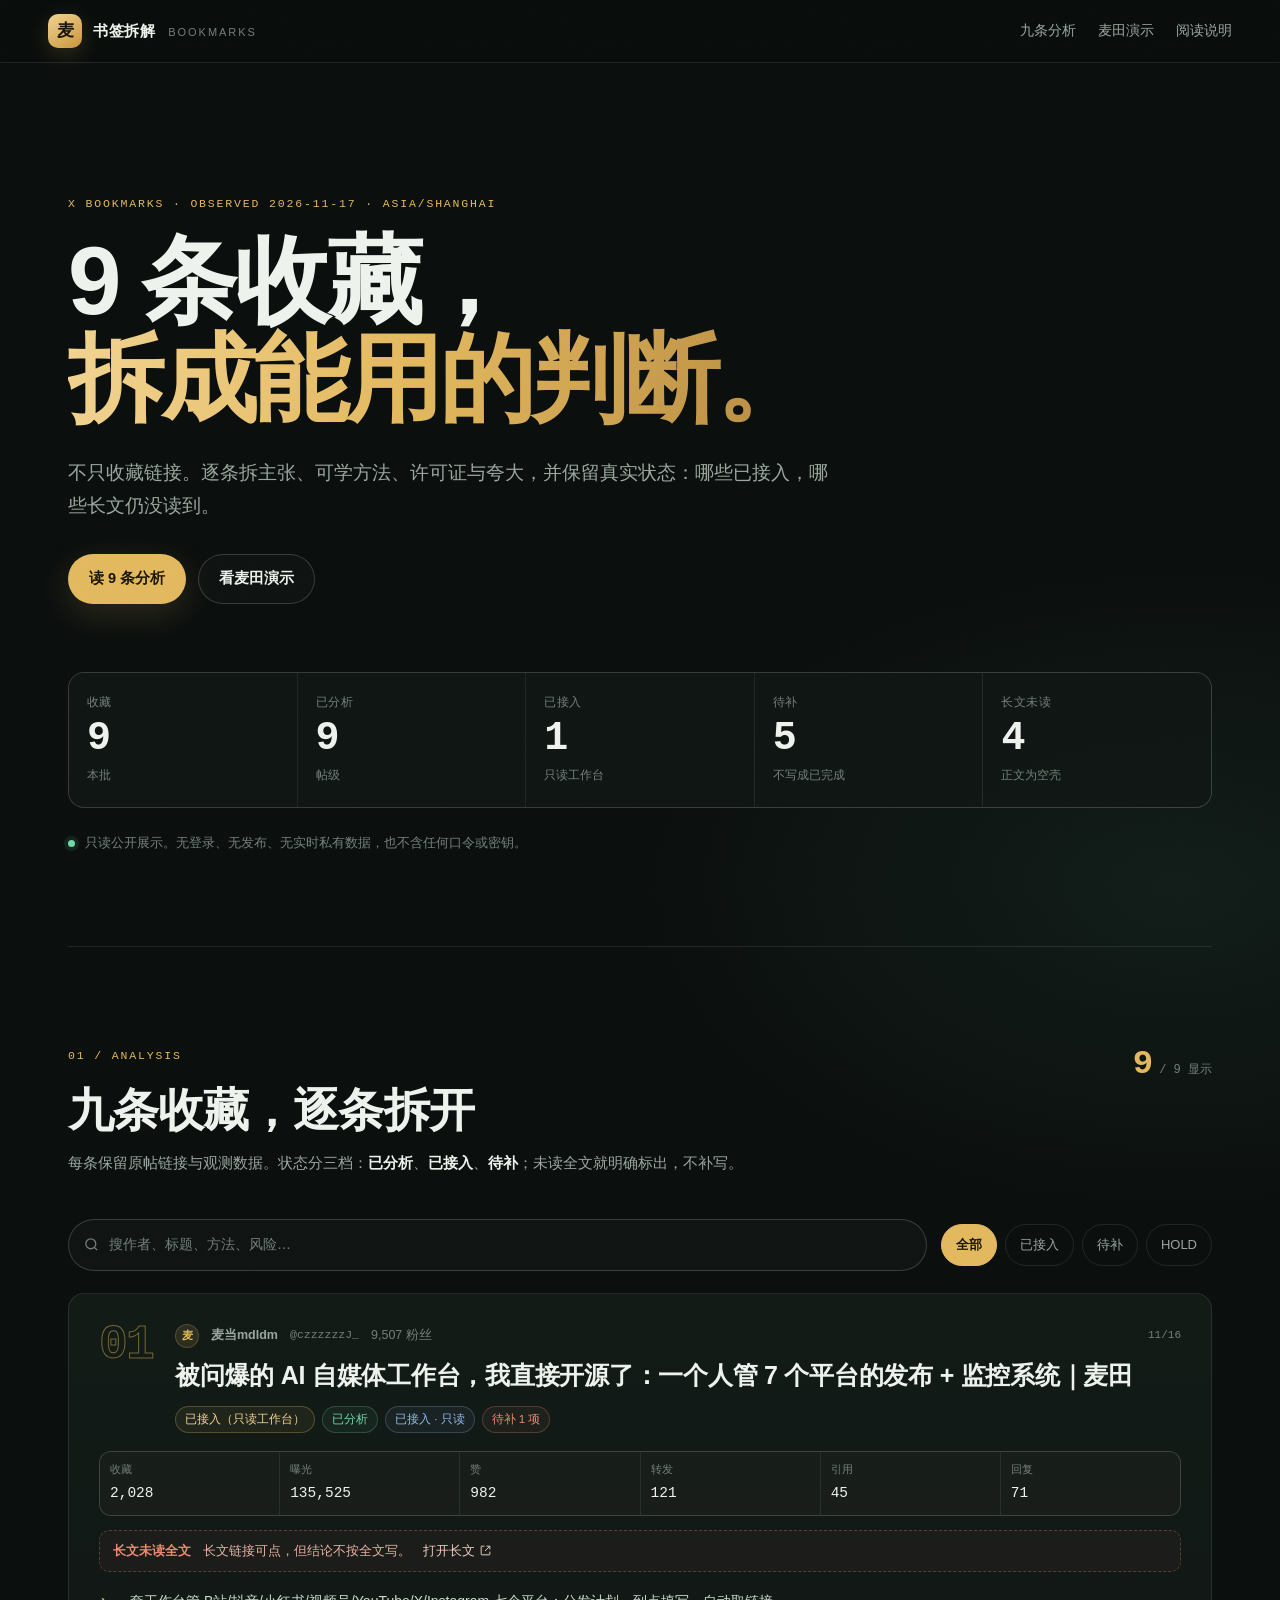
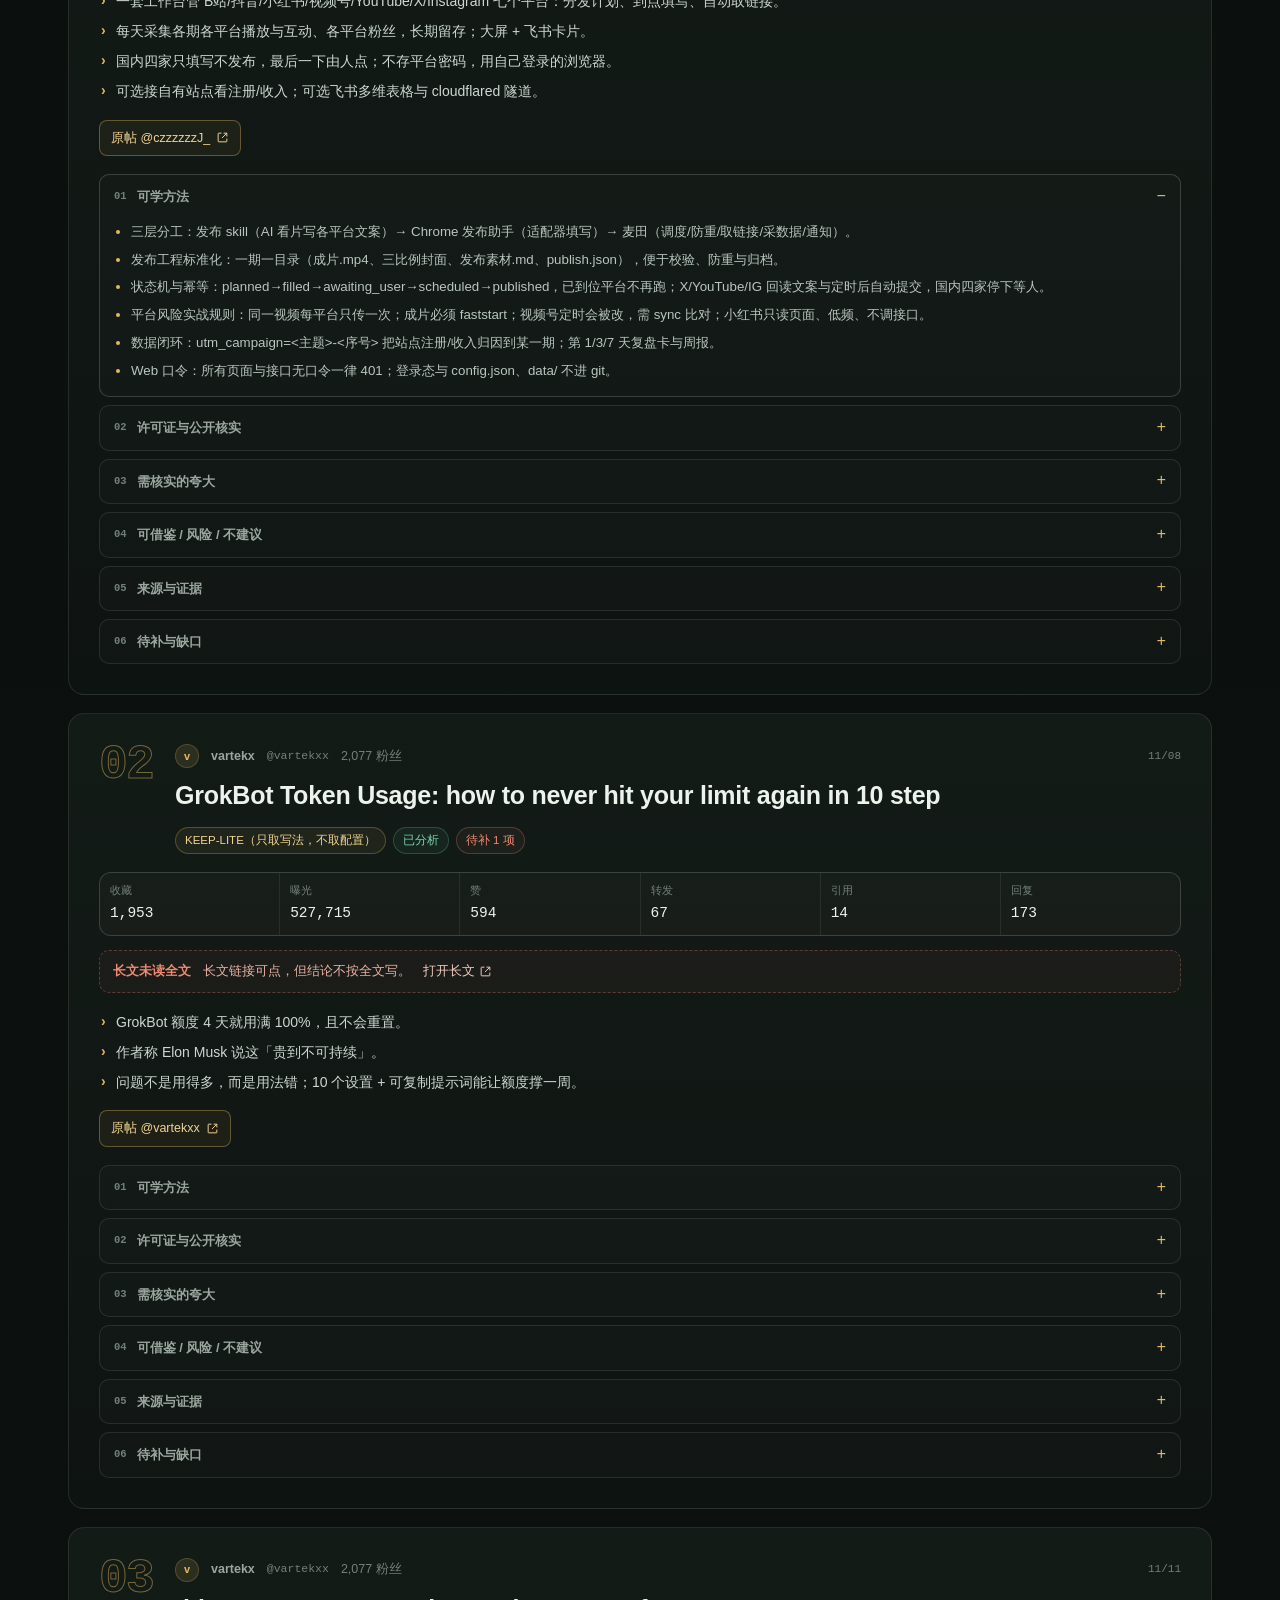
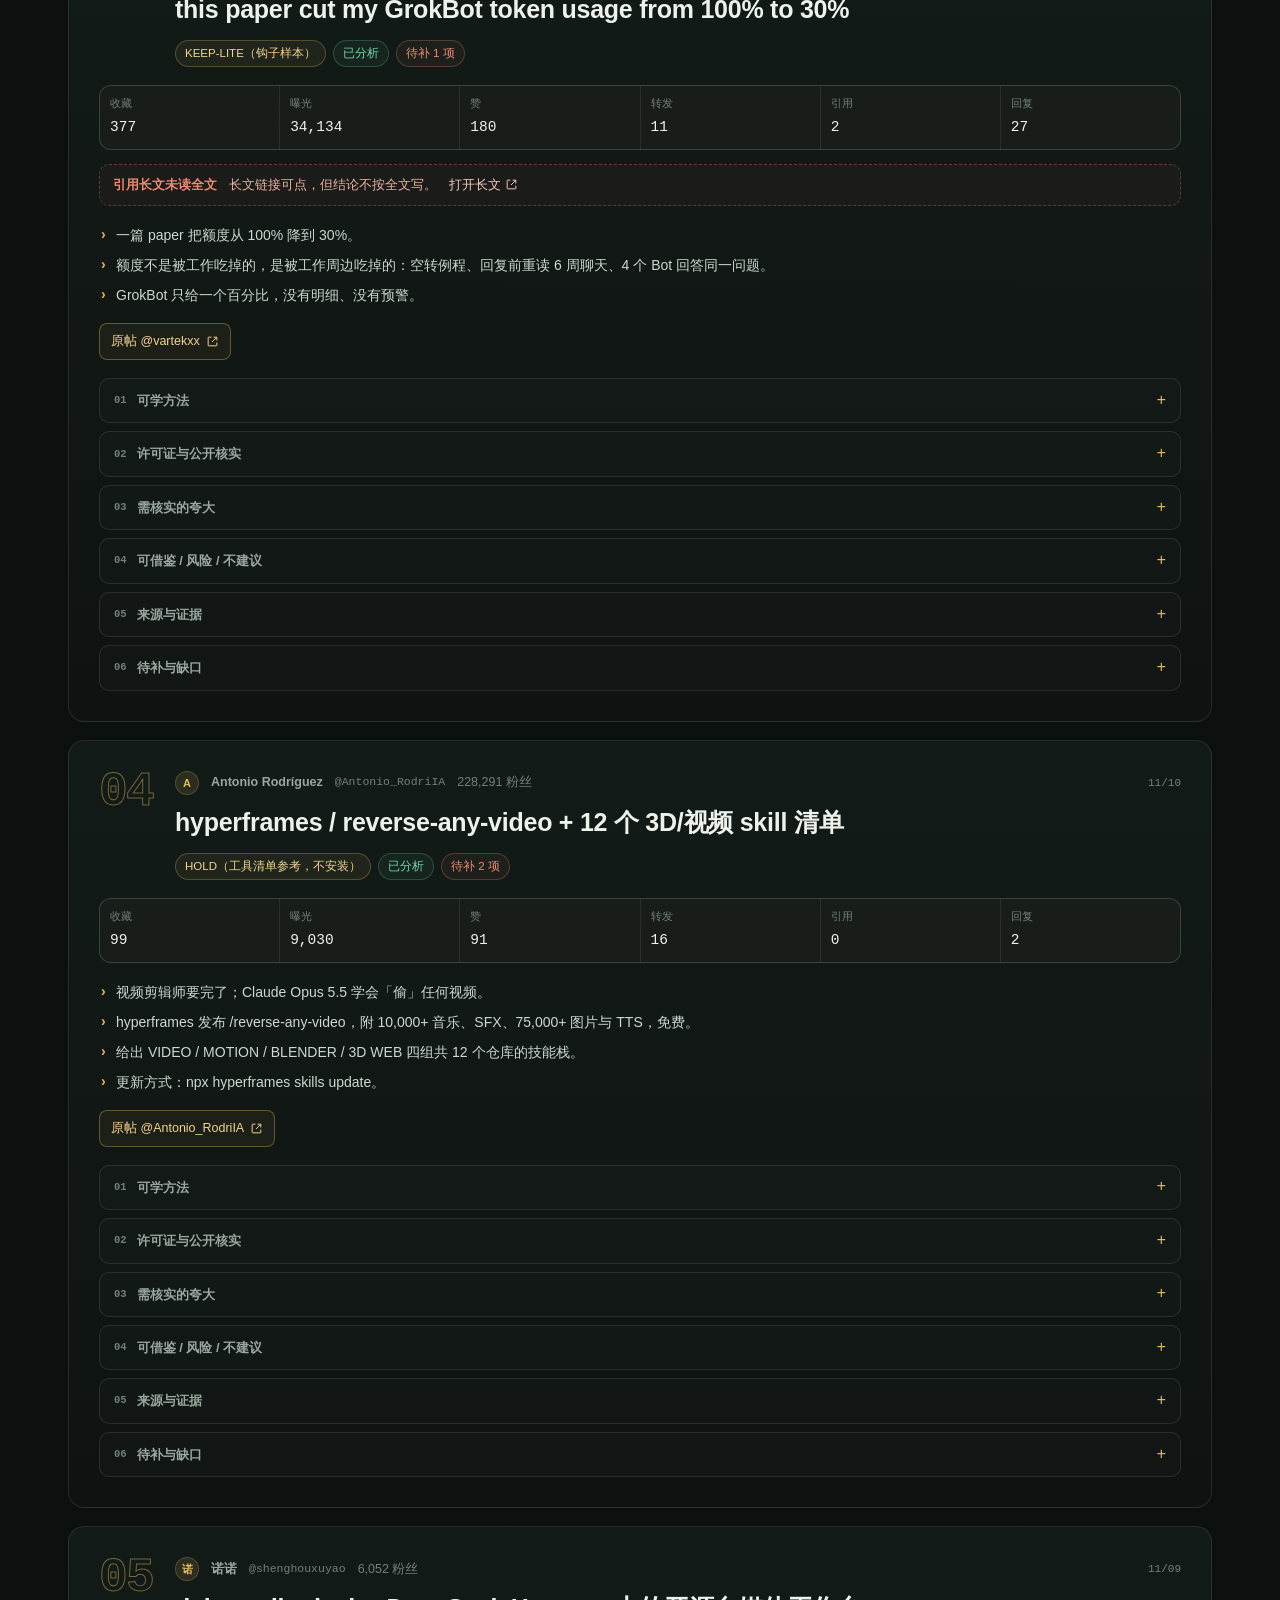
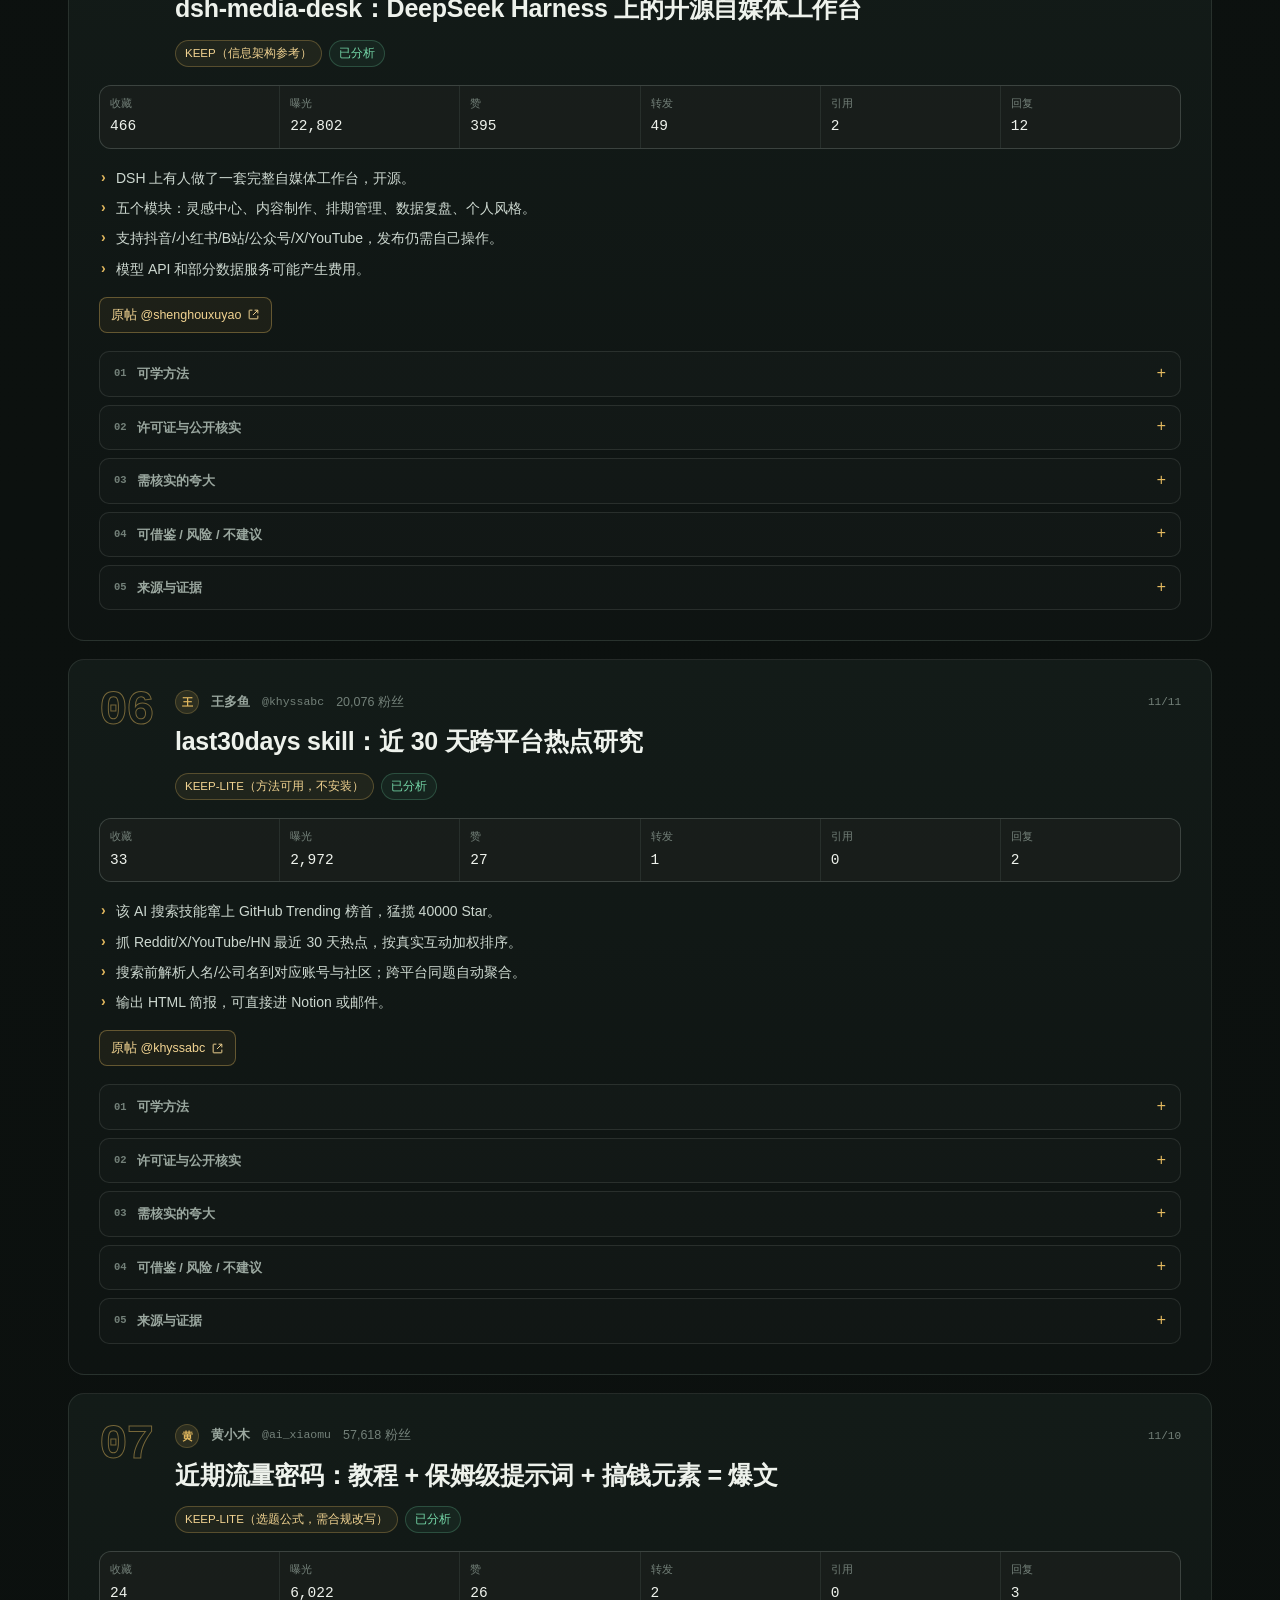
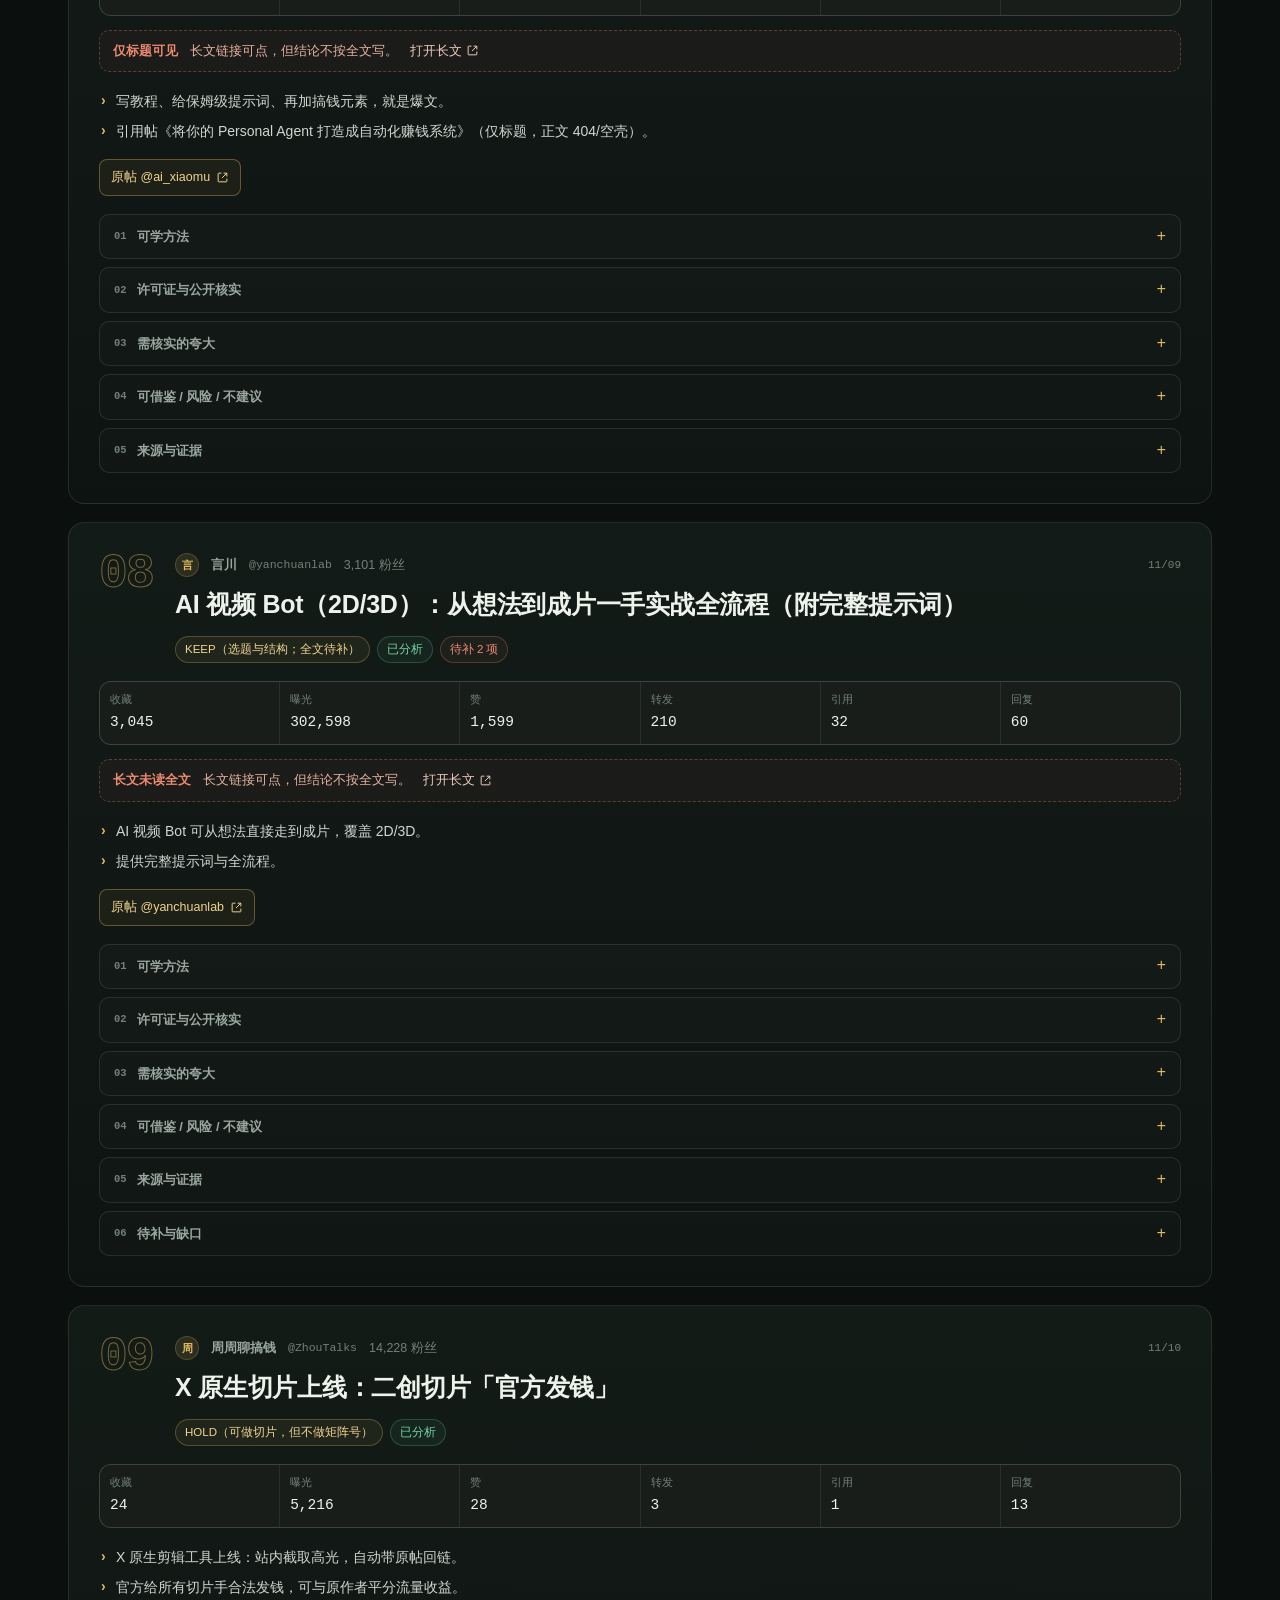
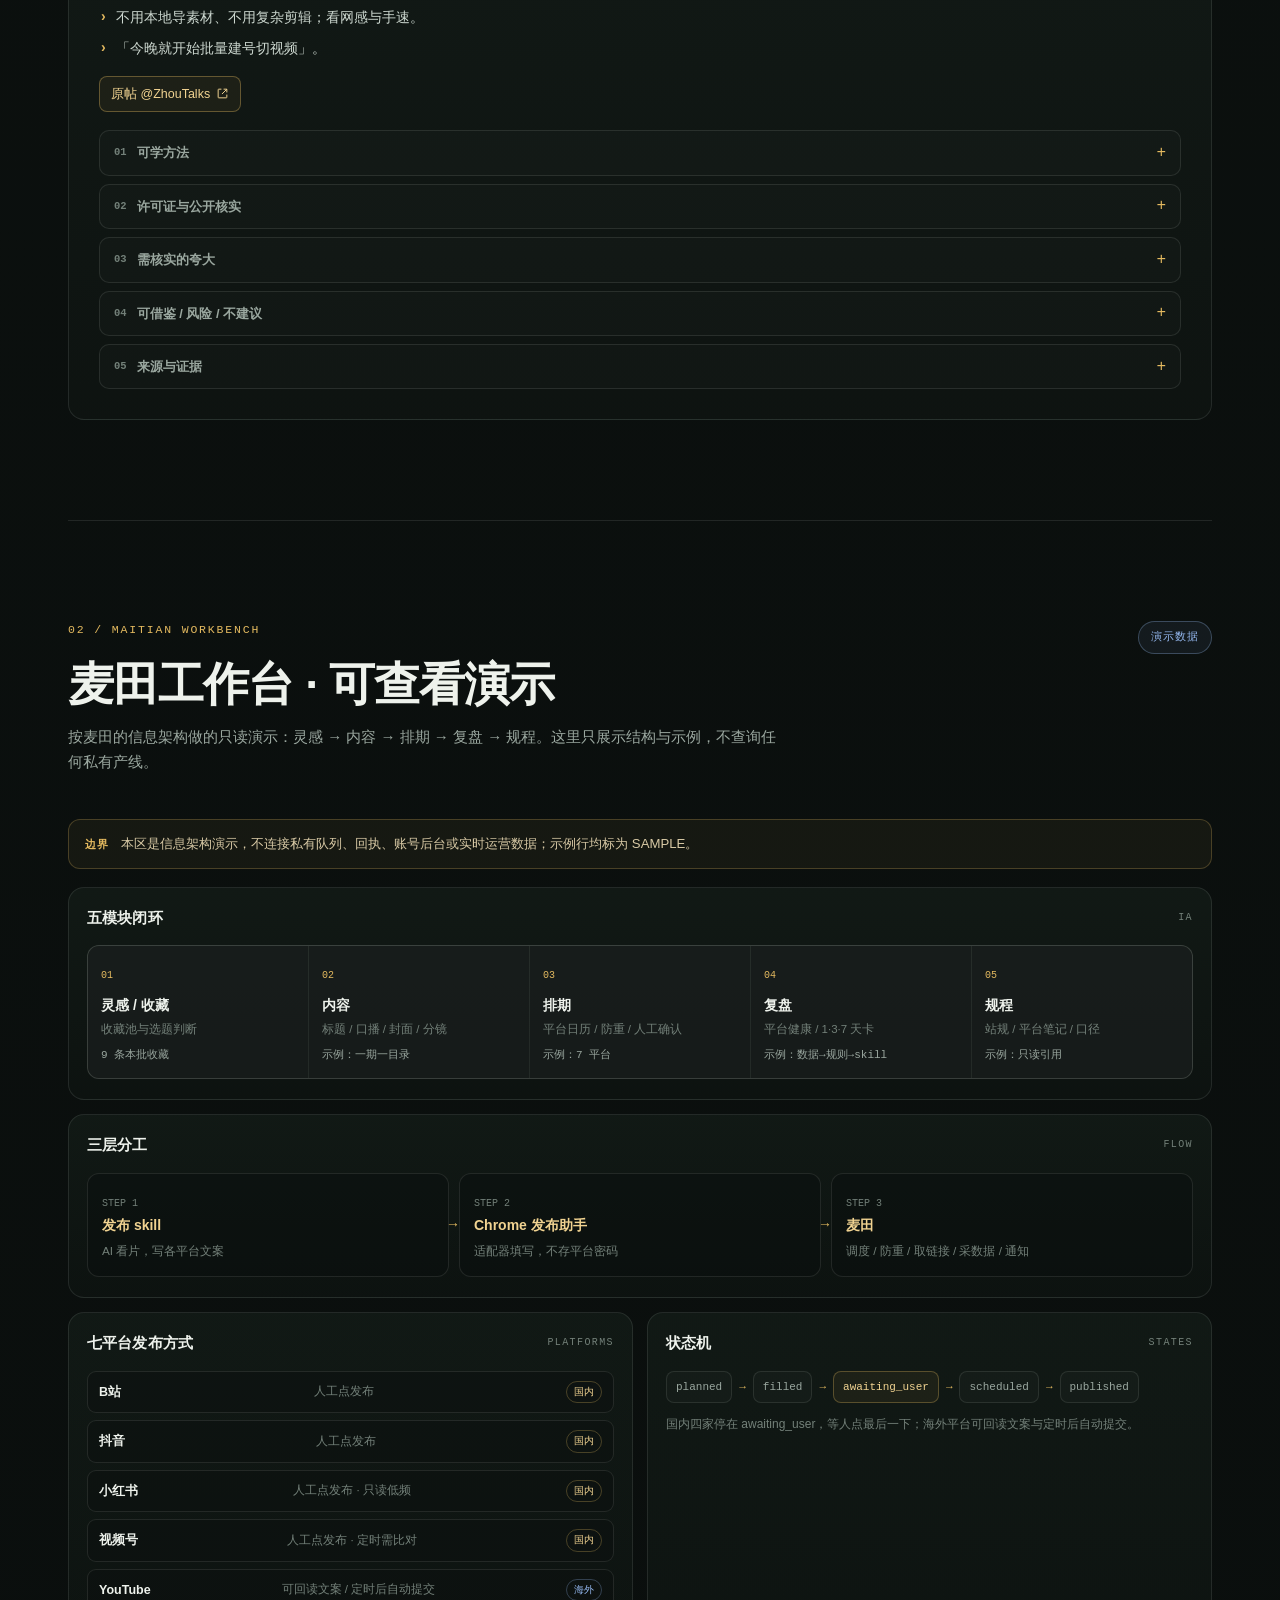
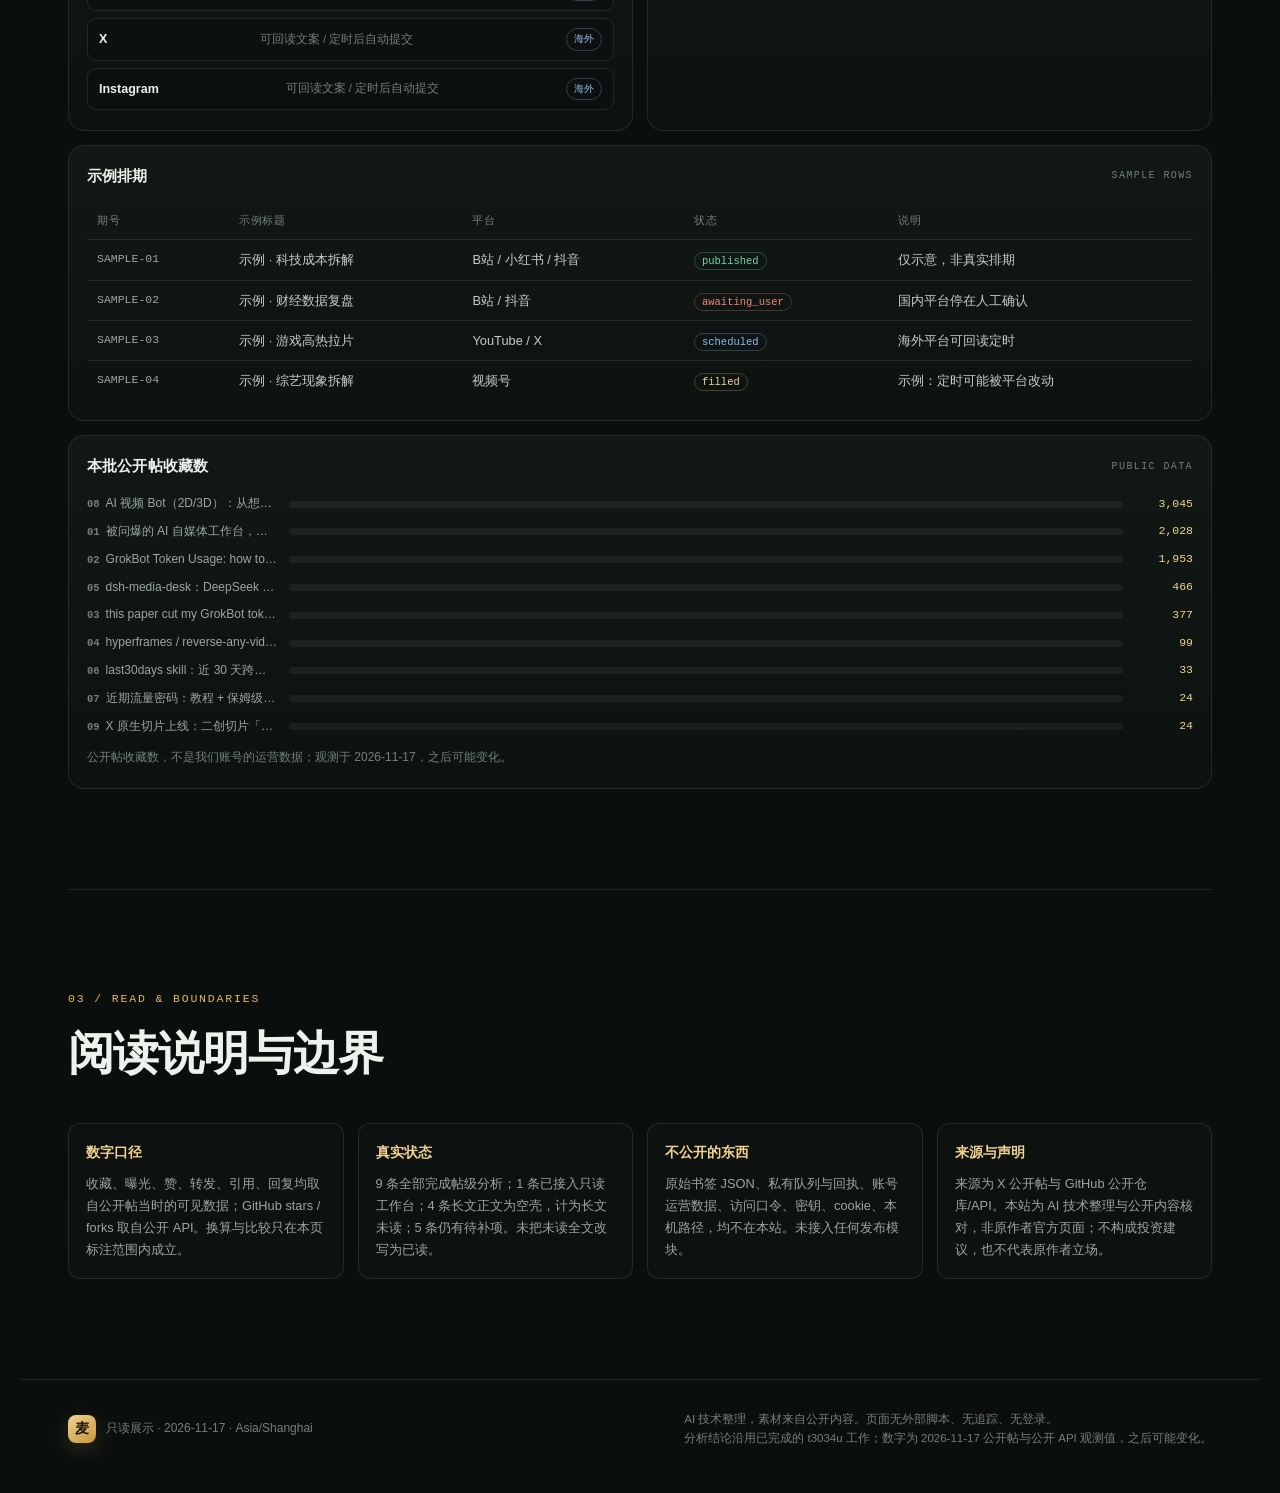
<file: index.html>
<!doctype html>
<html lang="zh-CN">
<head>
  <meta charset="utf-8">
  <meta name="viewport" content="width=device-width, initial-scale=1">
  <meta name="color-scheme" content="dark">
  <meta name="theme-color" content="#0b0f0e">
  <meta name="description" content="9 条 X 收藏的公开分析：主张、可学方法、许可证核实、夸大校正、真实状态，以及麦田工作台的信息架构演示。只读公开展示，不含私有数据。">
  <title>9 条 X 收藏 · 能用的判断与核实的夸大</title>
  <link rel="icon" href="assets/favicon.svg" type="image/svg+xml">
  <link rel="stylesheet" href="styles.css">
</head>
<body>
  <div class="grain" aria-hidden="true"></div>
  <header class="topbar">
    <a class="brand" href="#top" aria-label="回到顶部">
      <span class="brand-mark" aria-hidden="true">麦</span>
      <span class="brand-text">书签拆解 <em>BOOKMARKS</em></span>
    </a>
    <nav class="nav" aria-label="页面导航">
      <a href="#analysis">九条分析</a>
      <a href="#maitian">麦田演示</a>
      <a href="#notes">阅读说明</a>
    </nav>
  </header>

  <main id="top">
    <section class="hero">
      <p class="eyebrow">X BOOKMARKS · OBSERVED 2026-11-17 · ASIA/SHANGHAI</p>
      <h1>9 条收藏，<br><span>拆成能用的判断。</span></h1>
      <p class="lead">不只收藏链接。逐条拆主张、可学方法、许可证与夸大，并保留真实状态：哪些已接入，哪些长文仍没读到。</p>

      <div class="hero-actions">
        <a class="btn btn-primary" href="#analysis">读 9 条分析</a>
        <a class="btn btn-ghost" href="#maitian">看麦田演示</a>
      </div>

      <dl class="stat-grid" id="statGrid">
        <div><dt>收藏</dt><dd data-stat="total">9</dd><small>本批</small></div>
        <div><dt>已分析</dt><dd data-stat="analyzed">9</dd><small>帖级</small></div>
        <div><dt>已接入</dt><dd data-stat="integrated">1</dd><small>只读工作台</small></div>
        <div><dt>待补</dt><dd data-stat="pending">5</dd><small>不写成已完成</small></div>
        <div><dt>长文未读</dt><dd data-stat="unreadArticles">4</dd><small>正文为空壳</small></div>
      </dl>

      <div class="hero-note">
        <span class="dot"></span>
        只读公开展示。无登录、无发布、无实时私有数据，也不含任何口令或密钥。
      </div>
    </section>

    <section class="section" id="analysis">
      <div class="section-head">
        <div>
          <p class="kicker">01 / ANALYSIS</p>
          <h2>九条收藏，逐条拆开</h2>
          <p class="section-desc">每条保留原帖链接与观测数据。状态分三档：<b>已分析</b>、<b>已接入</b>、<b>待补</b>；未读全文就明确标出，不补写。</p>
        </div>
        <div class="count" aria-live="polite"><strong id="visibleCount">9</strong><span>/ 9 显示</span></div>
      </div>

      <div class="toolbar">
        <label class="search">
          <span class="sr-only">搜索收藏</span>
          <svg viewBox="0 0 24 24" aria-hidden="true"><circle cx="11" cy="11" r="7"></circle><path d="m20 20-3.5-3.5"></path></svg>
          <input id="searchInput" type="search" placeholder="搜作者、标题、方法、风险…" autocomplete="off">
        </label>
        <div class="filters" role="group" aria-label="筛选">
          <button class="chip is-active" data-filter="all" type="button">全部</button>
          <button class="chip" data-filter="integrated" type="button">已接入</button>
          <button class="chip" data-filter="pending" type="button">待补</button>
          <button class="chip" data-filter="hold" type="button">HOLD</button>
        </div>
      </div>

      <div class="cards" id="cards"></div>
      <p class="empty" id="emptyState" hidden>没有匹配的收藏。换个关键词，或点「全部」。</p>
    </section>

    <section class="section" id="maitian">
      <div class="section-head">
        <div>
          <p class="kicker">02 / MAITIAN WORKBENCH</p>
          <h2>麦田工作台 · 可查看演示</h2>
          <p class="section-desc">按麦田的信息架构做的只读演示：灵感 → 内容 → 排期 → 复盘 → 规程。这里只展示结构与示例，不查询任何私有产线。</p>
        </div>
        <span class="demo-badge">演示数据</span>
      </div>

      <div class="notice" role="note">
        <strong>边界</strong>
        本区是信息架构演示，不连接私有队列、回执、账号后台或实时运营数据；示例行均标为 SAMPLE。
      </div>

      <div class="maitian-grid">
        <div class="panel panel-wide">
          <div class="panel-head"><h3>五模块闭环</h3><span>IA</span></div>
          <ol class="modules" id="modules"></ol>
        </div>

        <div class="panel panel-wide">
          <div class="panel-head"><h3>三层分工</h3><span>FLOW</span></div>
          <div class="flow" id="flow"></div>
        </div>

        <div class="panel">
          <div class="panel-head"><h3>七平台发布方式</h3><span>PLATFORMS</span></div>
          <div class="platforms" id="platforms"></div>
        </div>

        <div class="panel">
          <div class="panel-head"><h3>状态机</h3><span>STATES</span></div>
          <div class="states" id="states"></div>
          <p class="panel-note">国内四家停在 awaiting_user，等人点最后一下；海外平台可回读文案与定时后自动提交。</p>
        </div>

        <div class="panel panel-wide">
          <div class="panel-head"><h3>示例排期</h3><span>SAMPLE ROWS</span></div>
          <div class="table-wrap">
            <table class="sample-table">
              <thead><tr><th>期号</th><th>示例标题</th><th>平台</th><th>状态</th><th>说明</th></tr></thead>
              <tbody id="sampleRows"></tbody>
            </table>
          </div>
        </div>

        <div class="panel panel-wide">
          <div class="panel-head"><h3>本批公开帖收藏数</h3><span>PUBLIC DATA</span></div>
          <div class="bars" id="bars"></div>
          <p class="panel-note">公开帖收藏数，不是我们账号的运营数据；观测于 2026-11-17，之后可能变化。</p>
        </div>
      </div>
    </section>

    <section class="section notes" id="notes">
      <div class="section-head">
        <div>
          <p class="kicker">03 / READ &amp; BOUNDARIES</p>
          <h2>阅读说明与边界</h2>
        </div>
      </div>
      <div class="notes-grid">
        <article>
          <h3>数字口径</h3>
          <p>收藏、曝光、赞、转发、引用、回复均取自公开帖当时的可见数据；GitHub stars / forks 取自公开 API。换算与比较只在本页标注范围内成立。</p>
        </article>
        <article>
          <h3>真实状态</h3>
          <p>9 条全部完成帖级分析；1 条已接入只读工作台；4 条长文正文为空壳，计为长文未读；5 条仍有待补项。未把未读全文改写为已读。</p>
        </article>
        <article>
          <h3>不公开的东西</h3>
          <p>原始书签 JSON、私有队列与回执、账号运营数据、访问口令、密钥、cookie、本机路径，均不在本站。未接入任何发布模块。</p>
        </article>
        <article>
          <h3>来源与声明</h3>
          <p>来源为 X 公开帖与 GitHub 公开仓库/API。本站为 AI 技术整理与公开内容核对，非原作者官方页面；不构成投资建议，也不代表原作者立场。</p>
        </article>
      </div>
    </section>
  </main>

  <footer class="footer">
    <div>
      <span class="brand-mark small" aria-hidden="true">麦</span>
      <p>只读展示 · 2026-11-17 · Asia/Shanghai</p>
    </div>
    <p class="footer-note">AI 技术整理，素材来自公开内容。页面无外部脚本、无追踪、无登录。<br>分析结论沿用已完成的 t3034u 工作；数字为 2026-11-17 公开帖与公开 API 观测值，之后可能变化。</p>
  </footer>

  <script src="data.js"></script>
  <script src="app.js"></script>
</body>
</html>
</file>
<file: styles.css>
:root {
  --bg: #0b0f0e;
  --bg-2: #0f1513;
  --panel: #121916;
  --panel-2: #16201c;
  --line: rgba(235, 242, 234, .10);
  --line-strong: rgba(235, 242, 234, .18);
  --ink: #eef2ec;
  --muted: #9aa79f;
  --muted-2: #738079;
  --wheat: #e3b95f;
  --wheat-2: #f1d391;
  --green: #74d6a7;
  --red: #ef8a72;
  --blue: #94b8ef;
  --violet: #b9a4ea;
  --radius: 16px;
  --max: 1240px;
  --mono: ui-monospace, SFMono-Regular, "SF Mono", Menlo, Consolas, "Liberation Mono", monospace;
  --sans: -apple-system, BlinkMacSystemFont, "Segoe UI", "Noto Sans SC", "PingFang SC", "Hiragino Sans GB", "Microsoft YaHei", sans-serif;
}

* { box-sizing: border-box; }

html { scroll-behavior: smooth; scroll-padding-top: 88px; }

body {
  margin: 0;
  background:
    radial-gradient(1100px 620px at 12% -8%, rgba(227, 185, 95, .12), transparent 60%),
    radial-gradient(900px 540px at 92% 8%, rgba(111, 211, 164, .07), transparent 62%),
    linear-gradient(180deg, #0b0f0e 0%, #0c110f 48%, #0a0e0d 100%);
  color: var(--ink);
  font-family: var(--sans);
  font-size: 16px;
  line-height: 1.65;
  -webkit-font-smoothing: antialiased;
  text-rendering: optimizeLegibility;
}

::selection { background: rgba(227, 185, 95, .28); color: #fff; }

a { color: var(--wheat-2); text-decoration: none; }
a:hover { color: #fff; text-decoration: underline; text-underline-offset: 3px; }

.sr-only {
  position: absolute; width: 1px; height: 1px; padding: 0; margin: -1px;
  overflow: hidden; clip: rect(0 0 0 0); white-space: nowrap; border: 0;
}

.grain {
  position: fixed; inset: 0; z-index: 50; pointer-events: none; opacity: .22;
  background-image: url("data:image/svg+xml,%3Csvg xmlns='http://www.w3.org/2000/svg' width='140' height='140'%3E%3Cfilter id='n'%3E%3CfeTurbulence type='fractalNoise' baseFrequency='.82' numOctaves='2' stitchTiles='stitch'/%3E%3C/filter%3E%3Crect width='100%25' height='100%25' filter='url(%23n)' opacity='.16'/%3E%3C/svg%3E");
  mix-blend-mode: soft-light;
}

.topbar {
  position: sticky; top: 0; z-index: 40;
  display: flex; align-items: center; justify-content: space-between; gap: 24px;
  padding: 14px clamp(18px, 4vw, 48px);
  background: rgba(10, 14, 13, .72);
  border-bottom: 1px solid var(--line);
  backdrop-filter: blur(16px) saturate(140%);
  -webkit-backdrop-filter: blur(16px) saturate(140%);
}

.brand { display: inline-flex; align-items: center; gap: 11px; color: var(--ink); }
.brand:hover { text-decoration: none; color: var(--ink); }

.brand-mark {
  display: grid; place-items: center; width: 34px; height: 34px; border-radius: 10px;
  background: linear-gradient(145deg, var(--wheat-2), #c8963b);
  color: #1a1407; font-weight: 800; font-size: 17px;
  box-shadow: 0 6px 22px rgba(227, 185, 95, .18);
}
.brand-mark.small { width: 28px; height: 28px; border-radius: 8px; font-size: 14px; }

.brand-text { font-weight: 700; letter-spacing: .04em; font-size: 15px; }
.brand-text em { font-style: normal; color: var(--muted-2); font-weight: 500; font-size: 11px; letter-spacing: .18em; margin-left: 8px; }

.nav { display: flex; gap: 22px; font-size: 13.5px; }
.nav a { color: var(--muted); }
.nav a:hover { color: var(--wheat-2); text-decoration: none; }

main { max-width: var(--max); margin: 0 auto; padding: 0 clamp(18px, 4vw, 48px); }

.hero { padding: clamp(64px, 11vw, 132px) 0 clamp(52px, 8vw, 92px); }

.eyebrow, .kicker {
  margin: 0 0 18px; font-family: var(--mono); font-size: 11.5px;
  letter-spacing: .16em; color: var(--wheat); text-transform: uppercase;
}

.hero h1 {
  margin: 0; font-size: clamp(42px, 7.6vw, 96px); line-height: 1.02;
  letter-spacing: -.035em; font-weight: 800;
}
.hero h1 span {
  background: linear-gradient(100deg, var(--wheat-2) 0%, var(--wheat) 46%, #b78b41 100%);
  -webkit-background-clip: text; background-clip: text; color: transparent;
}

.lead {
  max-width: 760px; margin: 28px 0 0; color: var(--muted);
  font-size: clamp(16px, 1.6vw, 19px); line-height: 1.75;
}

.hero-actions { display: flex; flex-wrap: wrap; gap: 12px; margin-top: 32px; }

.btn {
  display: inline-flex; align-items: center; justify-content: center; gap: 8px;
  padding: 12px 20px; border-radius: 999px; font-size: 14.5px; font-weight: 650;
  border: 1px solid transparent; transition: transform .18s ease, background .18s ease, border-color .18s ease;
}
.btn:hover { text-decoration: none; transform: translateY(-1px); }
.btn-primary { background: var(--wheat); color: #1b1405; box-shadow: 0 10px 34px rgba(227, 185, 95, .16); }
.btn-primary:hover { background: var(--wheat-2); color: #1b1405; }
.btn-ghost { border-color: var(--line-strong); color: var(--ink); background: rgba(255,255,255,.02); }
.btn-ghost:hover { border-color: var(--wheat); color: var(--wheat-2); }

.stat-grid {
  display: grid; grid-template-columns: repeat(5, 1fr); gap: 1px; margin: clamp(44px, 6vw, 68px) 0 0;
  background: var(--line); border: 1px solid var(--line); border-radius: var(--radius); overflow: hidden;
}
.stat-grid > div { background: rgba(15, 21, 19, .92); padding: 20px 18px; }
.stat-grid dt { color: var(--muted-2); font-size: 12px; letter-spacing: .04em; }
.stat-grid dd {
  margin: 6px 0 2px; font-family: var(--mono); font-size: clamp(28px, 3.2vw, 40px);
  line-height: 1; font-weight: 700; color: var(--ink);
}
.stat-grid small { color: var(--muted-2); font-size: 11.5px; }

.hero-note {
  display: flex; align-items: center; gap: 10px; margin-top: 24px;
  color: var(--muted-2); font-size: 13px;
}
.dot { width: 7px; height: 7px; border-radius: 50%; background: var(--green); box-shadow: 0 0 0 4px rgba(111, 211, 164, .10); }

.section { padding: clamp(56px, 8vw, 100px) 0; border-top: 1px solid var(--line); }

.section-head {
  display: flex; align-items: flex-start; justify-content: space-between; gap: 32px;
  margin-bottom: clamp(28px, 4vw, 44px);
}
.section-head h2 { margin: 0; font-size: clamp(28px, 3.6vw, 46px); line-height: 1.15; letter-spacing: -.02em; }
.section-desc { max-width: 720px; margin: 14px 0 0; color: var(--muted); font-size: 15px; }
.section-desc b { color: var(--ink); font-weight: 600; }

.count { flex: 0 0 auto; display: flex; align-items: baseline; gap: 6px; font-family: var(--mono); }
.count strong { font-size: 34px; color: var(--wheat); line-height: 1; }
.count span { color: var(--muted-2); font-size: 12px; }

.toolbar {
  display: flex; flex-wrap: wrap; align-items: center; justify-content: space-between;
  gap: 14px; margin-bottom: 22px;
}
.search {
  display: flex; align-items: center; gap: 9px; min-width: min(100%, 360px); flex: 1 1 300px;
  padding: 0 14px; border: 1px solid var(--line-strong); border-radius: 999px;
  background: rgba(255,255,255,.025); transition: border-color .18s ease;
}
.search:focus-within { border-color: var(--wheat); }
.search svg { width: 17px; height: 17px; fill: none; stroke: var(--muted-2); stroke-width: 1.8; flex: 0 0 auto; }
.search input {
  width: 100%; border: 0; outline: 0; background: transparent; color: var(--ink);
  padding: 13px 0; font: inherit; font-size: 14px;
}
.search input::placeholder { color: var(--muted-2); }

.filters { display: flex; flex-wrap: wrap; gap: 8px; }
.chip {
  padding: 9px 14px; border-radius: 999px; border: 1px solid var(--line);
  background: transparent; color: var(--muted); font: inherit; font-size: 13px;
  cursor: pointer; transition: all .16s ease;
}
.chip:hover { color: var(--ink); border-color: var(--line-strong); }
.chip.is-active { background: var(--wheat); color: #1b1405; border-color: var(--wheat); font-weight: 650; }

.cards { display: grid; gap: 18px; }

.card {
  position: relative; border: 1px solid var(--line); border-radius: var(--radius);
  background: linear-gradient(180deg, rgba(22, 32, 28, .72), rgba(15, 21, 19, .72));
  padding: clamp(20px, 3vw, 30px); overflow: hidden;
  transition: border-color .2s ease, transform .2s ease;
}
.card::before {
  content: ""; position: absolute; inset: 0 auto 0 0; width: 2px;
  background: linear-gradient(180deg, transparent, rgba(227,185,95,.55), transparent);
  opacity: 0; transition: opacity .2s ease;
}
.card:hover { border-color: var(--line-strong); transform: translateY(-1px); }
.card:hover::before { opacity: 1; }

.card-top { display: flex; align-items: flex-start; gap: 18px; }
.rank {
  flex: 0 0 auto; font-family: var(--mono); font-size: clamp(34px, 4vw, 48px); font-weight: 700;
  line-height: .9; color: transparent; -webkit-text-stroke: 1px rgba(227, 185, 95, .48);
  letter-spacing: -.04em; min-width: 58px;
}
.card-top-main { min-width: 0; flex: 1; }

.byline { display: flex; flex-wrap: wrap; align-items: center; gap: 8px 12px; color: var(--muted-2); font-size: 12.5px; }
.avatar {
  display: grid; place-items: center; width: 24px; height: 24px; border-radius: 50%;
  background: rgba(227,185,95,.12); color: var(--wheat); font-size: 11px; font-weight: 700;
  border: 1px solid rgba(227,185,95,.22);
}
.byline b { color: var(--muted); font-weight: 600; }
.byline .handle { font-family: var(--mono); font-size: 11.5px; }
.byline .date { margin-left: auto; font-family: var(--mono); font-size: 11px; }

.card-title {
  margin: 10px 0 0; font-size: clamp(19px, 2vw, 25px); line-height: 1.38;
  letter-spacing: -.01em; font-weight: 700; overflow-wrap: anywhere;
}

.badges { display: flex; flex-wrap: wrap; gap: 7px; margin-top: 14px; }
.badge {
  display: inline-flex; align-items: center; gap: 5px; padding: 4px 9px; border-radius: 999px;
  font-size: 11.5px; line-height: 1.5; border: 1px solid var(--line); color: var(--muted);
  background: rgba(255,255,255,.02); white-space: nowrap;
}
.badge.decision { color: var(--wheat-2); border-color: rgba(227,185,95,.28); background: rgba(227,185,95,.07); }
.badge.ok { color: var(--green); border-color: rgba(111,211,164,.24); background: rgba(111,211,164,.06); }
.badge.warn { color: var(--red); border-color: rgba(239,138,114,.26); background: rgba(239,138,114,.06); }
.badge.info { color: var(--blue); border-color: rgba(148,184,239,.24); background: rgba(148,184,239,.06); }

.metrics {
  display: grid; grid-template-columns: repeat(6, minmax(0, 1fr)); gap: 1px;
  margin: 18px 0 0; background: var(--line); border: 1px solid var(--line);
  border-radius: 12px; overflow: hidden;
}
.metrics div { background: rgba(11, 15, 14, .55); padding: 9px 10px; }
.metrics dt { color: var(--muted-2); font-size: 10.5px; letter-spacing: .03em; }
.metrics dd { margin: 3px 0 0; font-family: var(--mono); font-size: 14.5px; color: var(--ink); }

.article-flag {
  display: flex; flex-wrap: wrap; align-items: center; gap: 8px 12px; margin-top: 14px;
  padding: 10px 13px; border-radius: 10px; border: 1px dashed rgba(239,138,114,.3);
  background: rgba(239,138,114,.045); font-size: 12.5px; color: #e9b2a2;
}
.article-flag b { color: var(--red); font-weight: 650; }
.article-flag a { color: #f0cbbf; display: inline-flex; align-items: center; gap: 4px; }
.article-flag svg { width: 13px; height: 13px; fill: none; stroke: currentColor; stroke-width: 1.8; }

.claims { margin: 18px 0 0; padding: 0; list-style: none; display: grid; gap: 7px; }
.claims li { position: relative; padding-left: 17px; color: #cdd8d0; font-size: 14px; overflow-wrap: anywhere; }
.claims li::before { content: "›"; position: absolute; left: 2px; top: -1px; color: var(--wheat); font-weight: 700; }

.link-row { display: flex; flex-wrap: wrap; gap: 8px; margin-top: 16px; }
.link-btn {
  display: inline-flex; align-items: center; gap: 6px; padding: 7px 11px;
  border: 1px solid var(--line-strong); border-radius: 8px; font-size: 12.5px;
  color: var(--muted); background: rgba(255,255,255,.02);
}
.link-btn:hover { color: var(--wheat-2); border-color: rgba(227,185,95,.4); text-decoration: none; }
.link-btn.primary { color: var(--wheat-2); border-color: rgba(227,185,95,.36); background: rgba(227,185,95,.06); }
.link-btn svg { width: 13px; height: 13px; fill: none; stroke: currentColor; stroke-width: 1.8; }

.details { margin-top: 18px; display: grid; gap: 8px; }
details.block {
  border: 1px solid var(--line); border-radius: 10px; background: rgba(255,255,255,.015);
  overflow: hidden;
}
details.block[open] { border-color: var(--line-strong); }
details.block summary {
  display: flex; align-items: center; gap: 10px; padding: 11px 14px;
  cursor: pointer; list-style: none; font-size: 13px; font-weight: 600; color: var(--muted);
  user-select: none;
}
details.block summary::-webkit-details-marker { display: none; }
details.block summary::after {
  content: "+"; margin-left: auto; font-family: var(--mono); color: var(--wheat);
  font-size: 16px; line-height: 1; font-weight: 400;
}
details.block[open] summary::after { content: "−"; }
details.block summary:hover { color: var(--ink); }
details.block summary .n { font-family: var(--mono); font-size: 10.5px; color: var(--muted-2); }
.detail-body { padding: 2px 14px 14px; }
.detail-body ul { margin: 0; padding-left: 17px; display: grid; gap: 6px; }
.detail-body li { color: #b9c6be; font-size: 13.3px; overflow-wrap: anywhere; }
.detail-body li::marker { color: var(--wheat); }
.detail-body p { margin: 0 0 8px; color: #b9c6be; font-size: 13.3px; overflow-wrap: anywhere; }
.detail-body a { overflow-wrap: anywhere; font-size: 12.6px; }
.detail-body .checks { display: grid; gap: 6px; }

.empty { margin: 30px 0; color: var(--muted-2); text-align: center; }

.demo-badge {
  flex: 0 0 auto; padding: 6px 12px; border-radius: 999px;
  border: 1px solid rgba(148,184,239,.3); color: var(--blue);
  background: rgba(148,184,239,.07); font-family: var(--mono); font-size: 11px; letter-spacing: .08em;
}

.notice {
  display: flex; flex-wrap: wrap; gap: 8px 12px; align-items: baseline;
  padding: 13px 16px; border-radius: 12px;
  border: 1px solid rgba(227,185,95,.25); background: rgba(227,185,95,.05);
  color: #d8c9a5; font-size: 13.2px;
}
.notice strong { color: var(--wheat); font-family: var(--mono); font-size: 11px; letter-spacing: .1em; }

.maitian-grid {
  display: grid; grid-template-columns: repeat(2, minmax(0, 1fr));
  gap: 14px; margin-top: 18px;
}
.panel {
  border: 1px solid var(--line); border-radius: var(--radius);
  background: linear-gradient(180deg, rgba(20, 29, 25, .72), rgba(14, 20, 18, .72));
  padding: 18px 18px 20px; min-width: 0;
}
.panel-wide { grid-column: 1 / -1; }
.panel-head { display: flex; align-items: center; justify-content: space-between; gap: 16px; margin-bottom: 15px; }
.panel-head h3 { margin: 0; font-size: 15px; letter-spacing: .01em; }
.panel-head span { font-family: var(--mono); font-size: 10px; letter-spacing: .14em; color: var(--muted-2); }

.modules { display: grid; grid-template-columns: repeat(5, 1fr); gap: 1px; margin: 0; padding: 0; list-style: none; background: var(--line); border: 1px solid var(--line); border-radius: 12px; overflow: hidden; }
.modules li { background: rgba(11, 15, 14, .52); padding: 14px 13px; position: relative; }
.modules .idx { font-family: var(--mono); font-size: 10px; color: var(--wheat); }
.modules b { display: block; margin: 7px 0 4px; font-size: 14px; }
.modules small { display: block; color: var(--muted-2); font-size: 11.5px; line-height: 1.5; }
.modules em { display: block; margin-top: 8px; font-style: normal; font-size: 11px; color: var(--muted); font-family: var(--mono); }

.flow { display: grid; grid-template-columns: repeat(3, 1fr); gap: 10px; }
.flow-step { position: relative; padding: 14px; border: 1px solid var(--line); border-radius: 12px; background: rgba(11,15,14,.45); }
.flow-step b { display: block; font-size: 14px; color: var(--wheat-2); }
.flow-step small { display: block; margin-top: 5px; color: var(--muted-2); font-size: 11.8px; }
.flow-step .num { font-family: var(--mono); font-size: 10px; color: var(--muted-2); }
.flow-step:not(:last-child)::after {
  content: "→"; position: absolute; right: -12px; top: 50%; transform: translateY(-50%);
  color: var(--wheat); font-size: 14px; z-index: 1;
}

.platforms { display: grid; gap: 7px; }
.platform {
  display: flex; align-items: center; justify-content: space-between; gap: 12px;
  padding: 9px 11px; border: 1px solid var(--line); border-radius: 9px;
  background: rgba(11,15,14,.38); font-size: 12.5px;
}
.platform b { font-weight: 600; }
.platform span { color: var(--muted-2); font-size: 11.5px; text-align: right; }
.platform .tag { flex: 0 0 auto; padding: 2px 7px; border-radius: 999px; font-size: 10px; border: 1px solid var(--line); color: var(--muted-2); }
.platform .tag.cn { color: var(--wheat-2); border-color: rgba(227,185,95,.28); }
.platform .tag.en { color: var(--blue); border-color: rgba(148,184,239,.28); }

.states { display: flex; flex-wrap: wrap; gap: 6px; align-items: center; }
.state {
  padding: 6px 9px; border-radius: 8px; font-family: var(--mono); font-size: 11px;
  border: 1px solid var(--line); color: var(--muted); background: rgba(255,255,255,.02);
}
.state.arrow { border: 0; background: none; padding: 0 1px; color: var(--wheat); }
.state.hot { color: var(--wheat-2); border-color: rgba(227,185,95,.3); background: rgba(227,185,95,.06); }
.panel-note { margin: 12px 0 0; color: var(--muted-2); font-size: 12px; line-height: 1.6; }

.table-wrap { overflow-x: auto; }
.sample-table { width: 100%; border-collapse: collapse; font-size: 12.8px; min-width: 620px; }
.sample-table th, .sample-table td { padding: 9px 10px; text-align: left; border-bottom: 1px solid var(--line); white-space: nowrap; }
.sample-table th { color: var(--muted-2); font-weight: 500; font-family: var(--mono); font-size: 10.5px; letter-spacing: .06em; }
.sample-table td { color: #c3cfc7; }
.sample-table tbody tr:last-child td { border-bottom: 0; }
.sample-table .mono { font-family: var(--mono); font-size: 11.5px; color: var(--muted); }
.sample-table .st { font-family: var(--mono); font-size: 10.5px; padding: 2px 7px; border-radius: 999px; border: 1px solid var(--line); }
.sample-table .st.published { color: var(--green); border-color: rgba(111,211,164,.28); }
.sample-table .st.awaiting_user { color: var(--red); border-color: rgba(239,138,114,.28); }
.sample-table .st.scheduled { color: var(--blue); border-color: rgba(148,184,239,.28); }
.sample-table .st.filled { color: var(--wheat-2); border-color: rgba(227,185,95,.28); }

.bars { display: grid; gap: 8px; }
.bar-row { display: grid; grid-template-columns: minmax(90px, 190px) 1fr 58px; align-items: center; gap: 12px; font-size: 12px; }
.bar-label { color: var(--muted); overflow: hidden; text-overflow: ellipsis; white-space: nowrap; }
.bar-label b { color: var(--muted-2); font-family: var(--mono); font-size: 10.5px; margin-right: 6px; }
.bar-track { height: 7px; border-radius: 999px; background: rgba(255,255,255,.055); overflow: hidden; }
.bar-fill { height: 100%; width: 0; border-radius: inherit; background: linear-gradient(90deg, #a97f32, var(--wheat), var(--wheat-2)); transition: width .8s cubic-bezier(.2,.7,.2,1); }
.bar-value { font-family: var(--mono); font-size: 11.5px; color: var(--wheat-2); text-align: right; }

.notes-grid { display: grid; grid-template-columns: repeat(4, 1fr); gap: 14px; }
.notes-grid article { border: 1px solid var(--line); border-radius: 12px; padding: 17px; background: rgba(255,255,255,.016); }
.notes-grid h3 { margin: 0 0 8px; font-size: 14px; color: var(--wheat-2); }
.notes-grid p { margin: 0; color: var(--muted); font-size: 12.8px; line-height: 1.72; }

.footer {
  max-width: var(--max); margin: 0 auto; padding: 30px clamp(18px, 4vw, 48px) 46px;
  border-top: 1px solid var(--line); display: flex; flex-wrap: wrap; align-items: center;
  justify-content: space-between; gap: 16px; color: var(--muted-2); font-size: 12px;
}
.footer > div { display: flex; align-items: center; gap: 10px; }
.footer p { margin: 0; }
.footer-note { font-size: 11.5px; }

.reveal { opacity: 1; transform: none; }

@media (max-width: 980px) {
  .stat-grid { grid-template-columns: repeat(3, 1fr); }
  .notes-grid { grid-template-columns: repeat(2, 1fr); }
  .modules { grid-template-columns: repeat(2, 1fr); }
  .modules li:last-child { grid-column: 1 / -1; }
  .maitian-grid { grid-template-columns: 1fr; }
  .panel-wide { grid-column: auto; }
}

@media (max-width: 720px) {
  html { scroll-padding-top: 74px; }
  .topbar { padding: 12px 16px; }
  .brand-text em { display: none; }
  .nav { gap: 13px; font-size: 12.5px; }
  .hero { padding-top: 56px; }
  .stat-grid { grid-template-columns: repeat(2, 1fr); }
  .stat-grid > div:last-child { grid-column: 1 / -1; }
  .metrics { grid-template-columns: repeat(3, 1fr); }
  .card-top { gap: 12px; }
  .rank { min-width: 44px; font-size: 34px; }
  .byline .date { margin-left: 0; width: 100%; }
  .flow { grid-template-columns: 1fr; }
  .flow-step:not(:last-child)::after { content: "↓"; right: auto; left: 50%; top: auto; bottom: -13px; transform: translateX(-50%); }
  .notes-grid { grid-template-columns: 1fr; }
  .bar-row { grid-template-columns: 1fr 48px; }
  .bar-label { grid-column: 1 / -1; white-space: normal; }
  .section-head { flex-direction: column; gap: 14px; }
  .count { align-self: flex-start; }
  .footer { flex-direction: column; align-items: flex-start; }
}

@media (prefers-reduced-motion: reduce) {
  html { scroll-behavior: auto; }
  *, *::before, *::after { animation-duration: .001ms !important; transition-duration: .001ms !important; }
}
</file>
